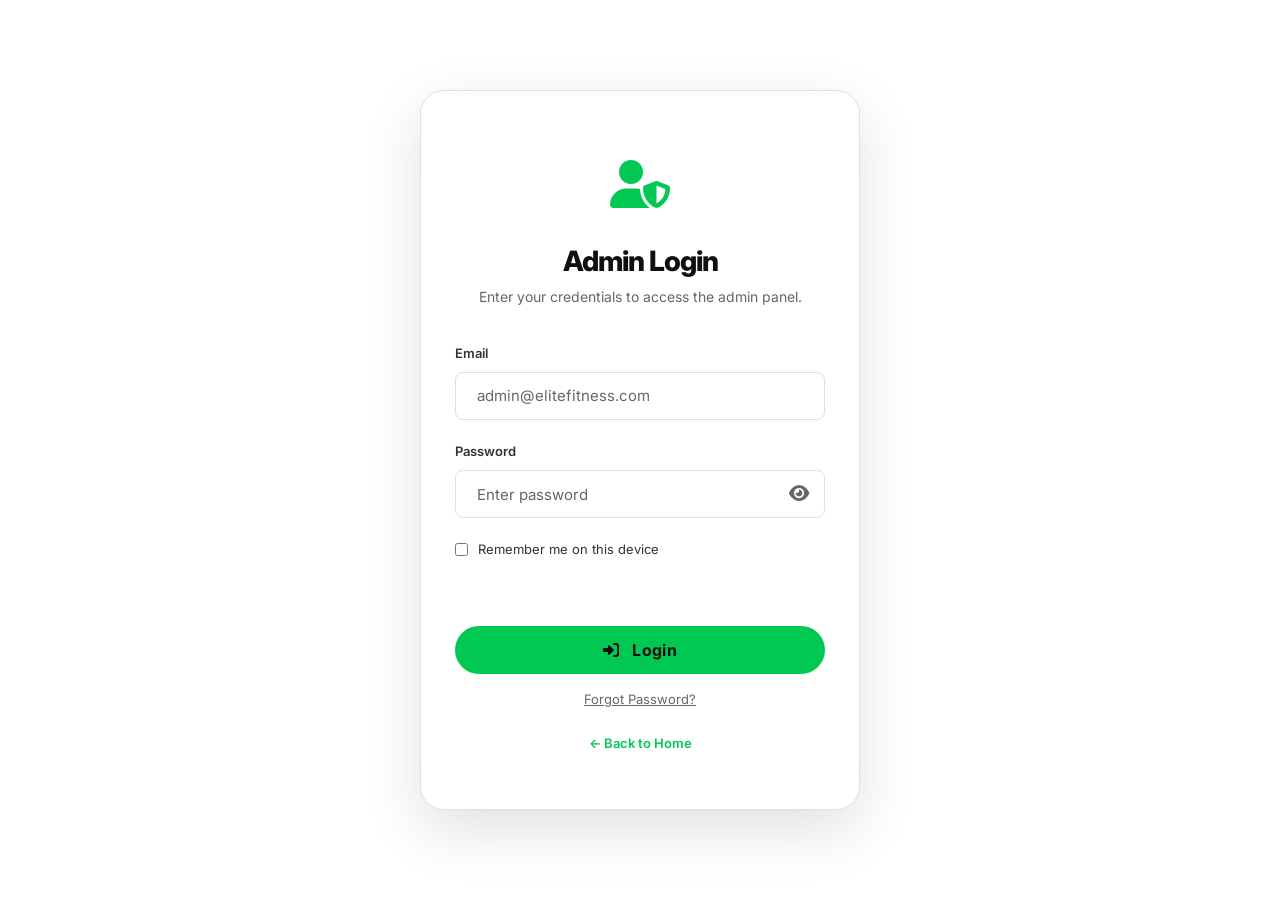
<file: admin.html>
<!DOCTYPE html>
<html lang="en">
<head>
    <meta charset="UTF-8" />
    <meta name="viewport" content="width=device-width, initial-scale=1.0" />
    <title>Elite Fitness – Admin Panel</title>

    <!-- Theme Script -->
    <script>
        (function() {
            var savedTheme = localStorage.getItem('theme') || 'dark';
            document.documentElement.setAttribute('data-theme', savedTheme);
        })();
    </script>

    <!-- Google Fonts -->
    <link rel="preconnect" href="https://fonts.googleapis.com" />
    <link rel="preconnect" href="https://fonts.gstatic.com" crossorigin />
    <link href="https://fonts.googleapis.com/css2?family=Inter:opsz,wght@14..32,400;14..32,500;14..32,600;14..32,700;14..32,800;14..32,900&display=swap" rel="stylesheet" />

    <!-- Font Awesome -->
    <link rel="stylesheet" href="https://cdnjs.cloudflare.com/ajax/libs/font-awesome/6.0.0-beta3/css/all.min.css" />

    <!-- MAIN STYLES -->
    <link rel="stylesheet" href="css/style.css" />

    <!-- ADMIN STYLES -->
    <link rel="stylesheet" href="css/admin.css" />
</head>
<body>

    <!-- ============================================================
    ADMIN LOGIN FORM
    ============================================================ -->
    <section id="adminLoginForm" style="display:flex;">
        <div class="login-container">
            <div class="login-box">
                <span class="login-icon"><i class="fas fa-user-shield"></i></span>
                <h2>Admin Login</h2>
                <p class="login-subtitle">Enter your credentials to access the admin panel.</p>
                <form id="adminLoginFormElement">
                    <div class="form-group">
                        <label>Email</label>
                        <input type="email" id="adminEmail" placeholder="admin@elitefitness.com" required />
                    </div>
                    <div class="form-group">
                        <label>Password</label>
                        <div style="position:relative;">
                            <input type="password" id="adminPassword" placeholder="Enter password" required style="width:100%;padding-right:50px;" />
                            <button type="button" id="togglePassword" style="position:absolute;right:12px;top:50%;transform:translateY(-50%);background:transparent;border:none;color:var(--text-muted);cursor:pointer;font-size:18px;padding:4px;">
                                <i class="fas fa-eye"></i>
                            </button>
                        </div>
                    </div>
                    <div style="display:flex;align-items:center;gap:10px;margin-bottom:16px;">
                        <input type="checkbox" id="rememberMe" />
                        <label for="rememberMe" style="color:var(--text-secondary);font-size:13px;cursor:pointer;">Remember me on this device</label>
                    </div>
                    <div id="adminLoginError" class="login-error"></div>
                    <button type="submit" class="btn-primary"><i class="fas fa-sign-in-alt"></i> Login</button>
                    <div style="text-align:center;margin-top:12px;">
                        <a href="#" id="forgotPasswordLink" style="color:var(--text-muted);font-size:13px;text-decoration:underline;cursor:pointer;">Forgot Password?</a>
                    </div>
                </form>
                <div class="login-footer">
                    <a href="index.html">← Back to Home</a>
                </div>
            </div>
        </div>
    </section>

    <!-- ============================================================
    ADMIN DASHBOARD
    ============================================================ -->
    <section id="adminDashboard" style="display:none;">
        <nav class="navbar" id="navbar">
            <div class="container">
                <a href="index.html" class="nav-logo">ELITE<span>FITNESS</span></a>

                <button class="admin-hamburger" id="adminHamburger" aria-label="Toggle menu">
                    <span></span>
                    <span></span>
                    <span></span>
                </button>

                <ul class="nav-links" id="adminNavLinks">
                    <li><a href="index.html"><i class="fas fa-arrow-left"></i> Back to Home</a></li>
                    <li><a href="#" id="adminLogoutBtn"><i class="fas fa-sign-out-alt"></i> Logout</a></li>
                </ul>
            </div>
        </nav>

        <div class="admin-dashboard">
            <div class="container">

                <h1>👋 Welcome, <span id="adminName">Admin</span></h1>
                <p class="subtitle">Manage members, subscriptions, and track renewals.</p>

                <div class="stats-grid">
                    <div class="stat-card">
                        <div class="stat-number" id="totalMembers">0</div>
                        <div class="stat-label">Total Members</div>
                    </div>
                    <div class="stat-card">
                        <div class="stat-number" id="activeMemberships">0</div>
                        <div class="stat-label">Active Subscriptions</div>
                    </div>
                    <div class="stat-card">
                        <div class="stat-number" id="expiringMemberships">0</div>
                        <div class="stat-label">Expiring in 7 Days</div>
                    </div>
                    <div class="stat-card">
                        <div class="stat-number" id="expiredMemberships">0</div>
                        <div class="stat-label">Expired</div>
                    </div>
                </div>

                <!-- All Members -->
                <div class="admin-card">
                    <h3><i class="fas fa-users"></i> All Members</h3>
                    <div class="table-responsive">
                        <table>
                            <thead>
                                <tr>
                                    <th>Name</th>
                                    <th>Email</th>
                                    <th>Phone</th>
                                    <th>Plan</th>
                                    <th>PT</th>
                                    <th>Expiry</th>
                                    <th>Days Left</th>
                                    <th>Actions</th>
                                </tr>
                            </thead>
                            <tbody id="membersTableBody"></tbody>
                        </table>
                    </div>
                </div>

                <!-- Expiring Soon -->
                <div class="admin-card" style="border-color:var(--accent);">
                    <h3><i class="fas fa-clock" style="color:var(--accent);"></i> Expiring in 7 Days</h3>
                    <div class="table-responsive">
                        <table>
                            <thead>
                                <tr>
                                    <th>Member</th>
                                    <th>Plan</th>
                                    <th>Expiry Date</th>
                                    <th>Days Left</th>
                                    <th>Action</th>
                                </tr>
                            </thead>
                            <tbody id="expiringTableBody"></tbody>
                        </table>
                    </div>
                </div>

                <!-- Expired -->
                <div class="admin-card">
                    <h3><i class="fas fa-times-circle" style="color:#ff4757;"></i> Expired Memberships</h3>
                    <div class="table-responsive">
                        <table>
                            <thead>
                                <tr>
                                    <th>Member</th>
                                    <th>Plan</th>
                                    <th>Expiry Date</th>
                                    <th>Action</th>
                                </tr>
                            </thead>
                            <tbody id="expiredTableBody"></tbody>
                        </table>
                    </div>
                </div>

            </div>
        </div>
    </section>

    <!-- ============================================================
    EDIT MEMBER MODAL
    ============================================================ -->
    <div class="admin-modal-overlay" id="editMemberModal">
        <div class="admin-modal-box">
            <button class="admin-modal-close" onclick="closeEditMemberModal()">&times;</button>
            <h2>Edit Member</h2>
            <form id="editMemberForm">
                <input type="hidden" id="editMemberId" />
                <div class="form-group">
                    <label>Name</label>
                    <input type="text" id="editMemberName" placeholder="Enter full name" required />
                </div>
                <div class="form-group">
                    <label>Phone</label>
                    <input type="tel" id="editMemberPhone" placeholder="Enter phone number" />
                </div>
                <div class="form-group">
                    <label>Address</label>
                    <input type="text" id="editMemberAddress" placeholder="Enter address" />
                </div>
                <div class="modal-actions">
                    <button type="submit" class="btn-primary">Save Changes</button>
                    <button type="button" class="btn-outline" onclick="closeEditMemberModal()">Cancel</button>
                </div>
            </form>
        </div>
    </div>

    <!-- ============================================================
    ASSIGN PLAN MODAL (with price preview)
    ============================================================ -->
    <div class="admin-modal-overlay" id="assignPlanModal">
        <div class="admin-modal-box">
            <button class="admin-modal-close" onclick="closeAssignPlanModal()">&times;</button>
            <h2>Assign Plan</h2>
            <form id="assignPlanForm">
                <input type="hidden" id="assignPlanMemberId" />
                <div class="form-group">
                    <label>Select Plan Type</label>
                    <select id="assignPlanType">
                        <option value="gym">Premium (Gym Only) – ₹4,000 / 3 months</option>
                        <option value="gym_pt">Premium + PT – ₹10,000 / 3 months</option>
                    </select>
                </div>
                <div class="form-group">
                    <label>Duration</label>
                    <select id="assignPlanDuration">
                        <option value="1">1 Month – ₹1,500</option>
                        <option value="3" selected>3 Months – ₹4,000</option>
                        <option value="6">6 Months – ₹7,500</option>
                    </select>
                </div>
                <div class="form-group" style="display:flex; align-items:center; gap:12px; margin-bottom:var(--gr-md);">
                    <input type="checkbox" id="assignPlanStudentDiscount" style="width:20px; height:20px; accent-color:var(--accent); cursor:pointer;" />
                    <label for="assignPlanStudentDiscount" style="font-size:14px; color:var(--text-secondary); cursor:pointer;">Apply Student Discount <span style="color:var(--accent);">(₹200 off per month)</span></label>
                </div>

                <!-- Price preview -->
                <div id="assignPlanPricePreview" style="margin:var(--gr-sm) 0 var(--gr-md);"></div>

                <div class="modal-actions">
                    <button type="submit" class="btn-primary">Assign Plan</button>
                    <button type="button" class="btn-outline" onclick="closeAssignPlanModal()">Cancel</button>
                </div>
            </form>
        </div>
    </div>

    <!-- ============================================================
    CONFIRM MODAL
    ============================================================ -->
    <div class="admin-modal-overlay" id="confirmModal">
        <div class="admin-modal-box" style="max-width:420px;">
            <button class="admin-modal-close" onclick="closeConfirmModal()">&times;</button>
            <h2 id="confirmTitle">Confirm Action</h2>
            <p id="confirmMessage" style="color:var(--text-secondary); font-size:15px; line-height:1.6; margin-bottom:var(--gr-lg);">Are you sure?</p>
            <div class="modal-actions">
                <button class="btn-primary" id="confirmYesBtn">Yes</button>
                <button class="btn-outline" onclick="closeConfirmModal()">Cancel</button>
            </div>
        </div>
    </div>

    <!-- ============================================================
    FORGOT PASSWORD MODAL
    ============================================================ -->
    <div class="admin-modal-overlay" id="forgotPasswordModal">
        <div class="admin-modal-box" style="max-width:420px;">
            <button class="admin-modal-close" onclick="closeForgotPasswordModal()">&times;</button>
            <h2>Forgot Password</h2>
            <p style="color:var(--text-secondary); font-size:14px; margin-bottom:var(--gr-md);">Enter your registered email address. We'll send you a password reset link.</p>
            <form id="forgotPasswordForm">
                <div class="form-group">
                    <label>Email</label>
                    <input type="email" id="forgotPasswordEmail" placeholder="admin@elitefitness.com" required />
                </div>
                <div id="forgotPasswordMessage" style="color:var(--accent);font-size:14px;margin-bottom:var(--gr-sm);"></div>
                <div class="modal-actions">
                    <button type="submit" class="btn-primary">Send Reset Link</button>
                    <button type="button" class="btn-outline" onclick="closeForgotPasswordModal()">Cancel</button>
                </div>
            </form>
        </div>
    </div>

    <!-- ============================================================
    SCRIPTS
    ============================================================ -->
    <script src="js/data-layer.js"></script>
    <script src="js/admin.js"></script>

    <!-- Admin Hamburger Script -->
    <script>
        document.addEventListener('DOMContentLoaded', function() {
            var hamburger = document.getElementById('adminHamburger');
            var navLinks = document.getElementById('adminNavLinks');

            if (hamburger && navLinks) {
                hamburger.addEventListener('click', function(e) {
                    e.stopPropagation();
                    this.classList.toggle('active');
                    navLinks.classList.toggle('open');
                });

                navLinks.querySelectorAll('a').forEach(function(link) {
                    link.addEventListener('click', function() {
                        hamburger.classList.remove('active');
                        navLinks.classList.remove('open');
                    });
                });

                document.addEventListener('click', function(e) {
                    if (navLinks.classList.contains('open')) {
                        if (!navLinks.contains(e.target) && !hamburger.contains(e.target)) {
                            hamburger.classList.remove('active');
                            navLinks.classList.remove('open');
                        }
                    }
                });
            }

            // ----- FORGOT PASSWORD -----
            var forgotLink = document.getElementById('forgotPasswordLink');
            var forgotModal = document.getElementById('forgotPasswordModal');
            var forgotForm = document.getElementById('forgotPasswordForm');
            var forgotMessage = document.getElementById('forgotPasswordMessage');

            if (forgotLink) {
                forgotLink.addEventListener('click', function(e) {
                    e.preventDefault();
                    if (forgotModal) {
                        forgotModal.classList.add('active');
                        document.body.style.overflow = 'hidden';
                    }
                });
            }

            window.closeForgotPasswordModal = function() {
                if (forgotModal) {
                    forgotModal.classList.remove('active');
                    document.body.style.overflow = '';
                }
                if (forgotMessage) forgotMessage.textContent = '';
            };

            if (forgotForm) {
                forgotForm.addEventListener('submit', function(e) {
                    e.preventDefault();
                    var email = document.getElementById('forgotPasswordEmail').value.trim();
                    if (!email) {
                        forgotMessage.textContent = '⚠️ Please enter your email.';
                        forgotMessage.style.color = '#ffa502';
                        return;
                    }
                    if (window.DB) {
                        var admins = window.DB.getAdmins();
                        var exists = admins.some(function(a) { return a.email === email; });
                        if (exists) {
                            forgotMessage.textContent = '✅ Password reset link sent to ' + email + ' (Demo)';
                            forgotMessage.style.color = 'var(--accent)';
                            setTimeout(function() {
                                closeForgotPasswordModal();
                            }, 3000);
                        } else {
                            forgotMessage.textContent = '❌ Email not found in our records.';
                            forgotMessage.style.color = '#ff4757';
                        }
                    } else {
                        if (email === 'lakshyalamba72@gmail.com') {
                            forgotMessage.textContent = '✅ Password reset link sent (Demo)';
                            forgotMessage.style.color = 'var(--accent)';
                            setTimeout(function() {
                                closeForgotPasswordModal();
                            }, 3000);
                        } else {
                            forgotMessage.textContent = '❌ Email not found.';
                            forgotMessage.style.color = '#ff4757';
                        }
                    }
                });
            }

            if (forgotModal) {
                forgotModal.addEventListener('click', function(e) {
                    if (e.target === this) closeForgotPasswordModal();
                });
            }
            document.addEventListener('keydown', function(e) {
                if (e.key === 'Escape') {
                    closeForgotPasswordModal();
                    closeConfirmModal();
                }
            });
        });
    </script>

</body>
</html>
</file>
<file: css/style.css>
/* ============================================================
   ELITE FITNESS – GOLDEN RATIO STYLES
   Based on 1.618:1 ratio & Fibonacci sequence
   Mobile-Fixed Version
   ============================================================ */

/* ============================================================
   ROOT VARIABLES & THEMES
   ============================================================ */
:root {
    /* Dark Theme (default) */
    --bg-body: #0F0F0F;
    --bg-nav: rgba(15, 15, 15, 0.92);
    --bg-section: #121212;
    --bg-card: #1E1E1E;
    --bg-cta: #1E1E1E;

    --text-primary: #FFFFFF;
    --text-secondary: #CCCCCC;
    --text-muted: #AAAAAA;
    --text-dark: #0F0F0F;

    --border-light: #2A2A2A;
    --border-card: #2A2A2A;

    --accent: #00C853;
    --accent-hover: #00E676;
    --accent-dim: rgba(0, 200, 83, 0.15);

    --shadow-sm: 0 1px 3px rgba(0, 0, 0, 0.6);
    --shadow-md: 0 10px 40px rgba(0, 0, 0, 0.8);
    --shadow-lg: 0 20px 60px rgba(0, 0, 0, 0.9);

    --radius: 12px;
    --radius-lg: 24px;

    --transition: 0.3s cubic-bezier(0.4, 0, 0.2, 1);
    --font: 'Inter', -apple-system, BlinkMacSystemFont, 'Segoe UI', Roboto, sans-serif;

    /* Golden Ratio Spacing (Fibonacci: 8, 13, 21, 34, 55, 89) */
    --space-xs: 8px;
    --space-sm: 13px;
    --space-md: 21px;
    --space-lg: 34px;
    --space-xl: 55px;
    --space-xxl: 89px;
}

[data-theme="light"] {
    --bg-body: #FFFFFF;
    --bg-nav: rgba(255, 255, 255, 0.92);
    --bg-section: #F5F7FA;
    --bg-card: #FFFFFF;
    --bg-cta: #F5F7FA;

    --text-primary: #0F0F0F;
    --text-secondary: #333333;
    --text-muted: #666666;
    --text-dark: #0F0F0F;

    --border-light: #E0E0E0;
    --border-card: #E0E0E0;

    --shadow-sm: 0 1px 3px rgba(0, 0, 0, 0.06);
    --shadow-md: 0 10px 40px rgba(0, 0, 0, 0.08);
    --shadow-lg: 0 20px 60px rgba(0, 0, 0, 0.12);
}

/* ============================================================
   RESET & BASE
   ============================================================ */
*,
*::before,
*::after {
    margin: 0;
    padding: 0;
    box-sizing: border-box;
}

html {
    scroll-behavior: smooth;
    -webkit-font-smoothing: antialiased;
    overflow-x: hidden;
    width: 100%;
}

body {
    font-family: var(--font);
    background: var(--bg-body);
    color: var(--text-primary);
    line-height: 1.618;
    transition: background 0.3s ease, color 0.3s ease;
    overflow-x: hidden;
    width: 100%;
    max-width: 100%;
}

img {
    max-width: 100%;
    display: block;
}

a {
    text-decoration: none;
    color: inherit;
}

.container {
    max-width: 1200px;
    margin: 0 auto;
    padding: 0 var(--space-lg);
    width: 100%;
    overflow-x: hidden;
}

/* ============================================================
   TYPOGRAPHY
   ============================================================ */
h1, .h1 {
    font-size: clamp(44px, 6vw, 72px);
    font-weight: 900;
    line-height: 1.1;
    letter-spacing: -1.5px;
}

h2, .h2 {
    font-size: clamp(32px, 4vw, 44px);
    font-weight: 800;
    line-height: 1.2;
    letter-spacing: -1px;
}

h3, .h3 {
    font-size: clamp(22px, 2.5vw, 27px);
    font-weight: 700;
    line-height: 1.3;
}

h4, .h4 {
    font-size: clamp(18px, 1.8vw, 20px);
    font-weight: 600;
    line-height: 1.4;
}

p, .body-text {
    font-size: clamp(16px, 1.2vw, 18px);
    line-height: 1.618;
}

small, .small-text {
    font-size: 14px;
    line-height: 1.618;
}

/* ============================================================
   BUTTONS
   ============================================================ */
.btn-primary {
    display: inline-flex;
    align-items: center;
    gap: var(--space-sm);
    background: var(--accent);
    color: #0F0F0F;
    padding: var(--space-sm) var(--space-lg);
    border-radius: 40px;
    font-weight: 700;
    font-size: 16px;
    border: none;
    cursor: pointer;
    transition: all 0.25s ease;
    font-family: var(--font);
    letter-spacing: 0.3px;
    min-height: 52px;
}

.btn-primary:hover {
    transform: translateY(-2px);
    box-shadow: 0 12px 30px rgba(0, 200, 83, 0.35);
    background: var(--accent-hover);
}

.btn-outline {
    display: inline-flex;
    align-items: center;
    gap: var(--space-sm);
    background: transparent;
    color: var(--text-primary);
    padding: var(--space-sm) var(--space-lg);
    border-radius: 40px;
    font-weight: 600;
    font-size: 16px;
    border: 2px solid var(--border-light);
    cursor: pointer;
    transition: all 0.25s ease;
    font-family: var(--font);
    min-height: 52px;
}

.btn-outline:hover {
    border-color: var(--accent);
    color: var(--accent);
    transform: translateY(-2px);
}

.btn-blue {
    display: inline-flex;
    align-items: center;
    gap: var(--space-sm);
    background: var(--accent);
    color: #0F0F0F;
    padding: var(--space-sm) var(--space-lg);
    border-radius: 40px;
    font-weight: 700;
    font-size: 14px;
    border: none;
    cursor: pointer;
    transition: all 0.25s ease;
    font-family: var(--font);
    min-height: 44px;
}

.btn-blue:hover {
    background: var(--accent-hover);
    transform: translateY(-2px);
}

/* ============================================================
   THEME TOGGLE (floating) – WILL BE OVERRIDDEN BY NAVBAR VERSION
   ============================================================ */
.theme-toggle-wrapper {
    position: fixed;
    top: var(--space-md);
    right: var(--space-lg);
    z-index: 9999;
    display: flex;
    align-items: center;
    gap: var(--space-sm);
}

.theme-toggle {
    background: var(--bg-card);
    border: 1px solid var(--border-light);
    border-radius: 40px;
    padding: var(--space-xs) var(--space-md);
    display: flex;
    align-items: center;
    gap: var(--space-sm);
    cursor: pointer;
    font-size: 14px;
    font-weight: 600;
    color: var(--text-primary);
    box-shadow: var(--shadow-sm);
    transition: background 0.3s ease, border-color 0.3s ease, box-shadow 0.3s ease;
    font-family: var(--font);
    touch-action: manipulation;
    -webkit-tap-highlight-color: transparent;
    user-select: none;
}

.theme-toggle:active {
    transform: scale(0.95);
}

.theme-toggle:hover {
    box-shadow: var(--shadow-md);
    border-color: var(--accent);
}

.theme-toggle .icon-sun {
    color: #FFB300;
}

.theme-toggle .icon-moon {
    color: #94a3b8;
}

[data-theme="dark"] .theme-toggle .icon-sun { display: inline; }
[data-theme="dark"] .theme-toggle .icon-moon { display: none; }
[data-theme="light"] .theme-toggle .icon-sun { display: none; }
[data-theme="light"] .theme-toggle .icon-moon { display: inline; }

.theme-toggle .toggle-label {
    font-size: 13px;
    font-weight: 500;
    color: var(--text-secondary);
    letter-spacing: 0.3px;
}

/* ============================================================
   NAVBAR
   ============================================================ */
.navbar {
    position: fixed;
    top: 0;
    left: 0;
    right: 0;
    z-index: 1000;
    padding: var(--space-md) 0;
    background: var(--bg-nav);
    backdrop-filter: blur(16px);
    -webkit-backdrop-filter: blur(16px);
    border-bottom: 1px solid var(--border-light);
    transition: background 0.3s ease, border-color 0.3s ease;
}

.navbar .container {
    display: flex;
    align-items: center;
    justify-content: space-between;
}

.nav-logo {
    font-size: 22px;
    font-weight: 800;
    letter-spacing: -0.5px;
    color: var(--text-primary);
}

.nav-logo span {
    color: var(--accent);
}

.nav-links {
    display: flex;
    align-items: center;
    gap: var(--space-lg);
    list-style: none;
}

.nav-links a {
    font-size: 14px;
    font-weight: 500;
    color: var(--text-secondary);
    transition: color 0.2s ease;
    position: relative;
}

.nav-links a::after {
    content: '';
    position: absolute;
    bottom: -4px;
    left: 0;
    width: 0;
    height: 2px;
    background: var(--accent);
    transition: width 0.25s ease;
}

.nav-links a:hover {
    color: var(--text-primary);
}

.nav-links a:hover::after {
    width: 100%;
}

.nav-cta {
    background: var(--accent);
    color: #0F0F0F !important;
    padding: var(--space-xs) var(--space-md);
    border-radius: 40px;
    font-weight: 700 !important;
    font-size: 13px !important;
}

.nav-cta::after {
    display: none !important;
}

.nav-cta:hover {
    background: var(--accent-hover) !important;
}

.admin-link i {
    margin-right: 4px;
}

.hamburger {
    display: none;
    flex-direction: column;
    gap: 5px;
    cursor: pointer;
    background: transparent;
    border: none;
    padding: 8px;
    min-height: 48px;
    min-width: 48px;
    justify-content: center;
    touch-action: manipulation;
    -webkit-tap-highlight-color: transparent;
    z-index: 1001;
}

.hamburger span {
    display: block;
    width: 26px;
    height: 2.5px;
    background: var(--text-primary);
    border-radius: 2px;
    transition: all 0.3s ease;
    transform-origin: center;
}

.hamburger.active span:nth-child(1) {
    transform: rotate(45deg) translate(5px, 5px);
}
.hamburger.active span:nth-child(2) {
    opacity: 0;
}
.hamburger.active span:nth-child(3) {
    transform: rotate(-45deg) translate(5px, -5px);
}

/* ============================================================
   HERO
   ============================================================ */
.hero {
    padding: 140px 0 var(--space-xxl);
    background: var(--bg-body);
    position: relative;
    overflow: hidden;
}

.hero::after {
    content: '';
    position: absolute;
    top: -30%;
    right: -10%;
    width: 600px;
    height: 600px;
    background: radial-gradient(circle, rgba(0, 200, 83, 0.06) 0%, transparent 70%);
    border-radius: 50%;
    pointer-events: none;
}

.hero-grid {
    display: grid;
    grid-template-columns: 1fr 1.618fr;
    gap: var(--space-xl);
    align-items: center;
    position: relative;
    z-index: 1;
}

.hero-text h1 {
    font-size: clamp(44px, 6vw, 72px);
    font-weight: 900;
    line-height: 1.05;
    letter-spacing: -1.5px;
    margin-bottom: var(--space-md);
}

.hero-text h1 .highlight {
    color: var(--accent);
}

.hero-text p {
    font-size: clamp(16px, 1.2vw, 18px);
    color: var(--text-secondary);
    max-width: 480px;
    margin-bottom: var(--space-lg);
    line-height: 1.618;
}

.hero-actions {
    display: flex;
    flex-wrap: wrap;
    gap: var(--space-md);
    margin-bottom: var(--space-xl);
}

.hero-stats {
    display: flex;
    gap: var(--space-xl);
    padding-top: var(--space-lg);
    border-top: 1px solid var(--border-light);
}

.hero-stats .stat-number {
    font-size: 28px;
    font-weight: 800;
    letter-spacing: -0.5px;
}

.hero-stats .stat-label {
    font-size: 14px;
    color: var(--text-muted);
    font-weight: 500;
}

.hero-image {
    border-radius: var(--radius-lg);
    overflow: hidden;
    background: var(--bg-card);
    box-shadow: var(--shadow-lg);
    aspect-ratio: 1.618/1;
    border: 1px solid var(--border-light);
}

.hero-image img {
    width: 100%;
    height: 100%;
    object-fit: cover;
}

/* ============================================================
   SECTIONS
   ============================================================ */
.section {
    padding: var(--space-xxl) 0;
    background: var(--bg-section);
    transition: background 0.3s ease;
}

.section-alt {
    background: var(--bg-body);
}

.section-label {
    font-size: 13px;
    font-weight: 700;
    text-transform: uppercase;
    letter-spacing: 1.5px;
    color: var(--accent);
    margin-bottom: var(--space-sm);
    display: block;
}

.section-title {
    font-size: clamp(32px, 4vw, 44px);
    font-weight: 800;
    line-height: 1.2;
    letter-spacing: -1px;
    margin-bottom: var(--space-md);
}

.section-title .highlight {
    color: var(--accent);
}

.section-desc {
    font-size: clamp(16px, 1.2vw, 18px);
    color: var(--text-secondary);
    max-width: 600px;
    line-height: 1.618;
}

/* ============================================================
   GRIDS
   ============================================================ */
.grid-2 {
    display: grid;
    grid-template-columns: 1fr 1.618fr;
    gap: var(--space-xl);
    align-items: center;
}

.grid-3 {
    display: grid;
    grid-template-columns: repeat(3, 1fr);
    gap: var(--space-lg);
}

/* ============================================================
   FEATURES
   ============================================================ */
.feature-grid {
    display: grid;
    grid-template-columns: repeat(4, 1fr);
    gap: var(--space-md);
    margin-top: var(--space-xl);
}

.feature-item {
    text-align: center;
    padding: var(--space-lg) var(--space-md);
    border-radius: var(--radius);
    border: 1px solid var(--border-light);
    background: var(--bg-card);
    transition: all 0.3s ease;
}

.feature-item:hover {
    border-color: var(--accent);
    transform: translateY(-4px);
}

.feature-item i {
    font-size: 28px;
    color: var(--accent);
    margin-bottom: var(--space-sm);
    display: block;
}

.feature-item h4 {
    font-size: 18px;
    font-weight: 700;
}

.feature-item p {
    font-size: 14px;
    color: var(--text-muted);
    margin-top: var(--space-xs);
}

/* ============================================================
   MEMBERSHIP PLANS
   ============================================================ */
.format-card {
    background: var(--bg-card);
    border: 1px solid var(--border-card);
    border-radius: var(--radius);
    padding: var(--space-lg);
    transition: all 0.3s ease;
    position: relative;
}

.format-card:hover {
    transform: translateY(-6px);
    box-shadow: var(--shadow-md);
    border-color: var(--accent);
}

.format-card .popular {
    position: absolute;
    top: -10px;
    right: var(--space-lg);
    background: var(--accent);
    color: #0F0F0F;
    font-size: 11px;
    font-weight: 800;
    text-transform: uppercase;
    letter-spacing: 0.5px;
    padding: var(--space-xs) var(--space-md);
    border-radius: 40px;
}

.format-card h3 {
    font-size: 22px;
    font-weight: 800;
    margin-bottom: var(--space-xs);
}

.format-card .subtitle {
    font-size: 14px;
    color: var(--text-muted);
    margin-bottom: var(--space-sm);
}

.format-card .price {
    font-size: 32px;
    font-weight: 800;
    color: var(--accent);
    margin-bottom: var(--space-xs);
}

.format-card .price span {
    font-size: 16px;
    font-weight: 400;
    color: var(--text-muted);
}

.format-card ul {
    list-style: none;
    margin: var(--space-md) 0 var(--space-lg);
}

.format-card ul li {
    font-size: 14px;
    color: var(--text-secondary);
    padding: var(--space-xs) 0;
    display: flex;
    align-items: center;
    gap: var(--space-sm);
}

.format-card ul li i {
    color: var(--accent);
    font-size: 14px;
    width: 20px;
}

/* ============================================================
   CHECKOUT
   ============================================================ */
.checkout-wrapper {
    display: grid;
    grid-template-columns: 1fr 1.618fr;
    gap: var(--space-xl);
    background: var(--bg-card);
    padding: var(--space-lg);
    border-radius: var(--radius-lg);
    border: 1px solid var(--border-card);
}

.payment-methods {
    display: flex;
    flex-wrap: wrap;
    gap: var(--space-sm);
    margin: var(--space-sm) 0;
}

.payment-methods button {
    background: var(--bg-body);
    border: 1px solid var(--border-light);
    color: var(--text-primary);
    padding: var(--space-xs) var(--space-md);
    border-radius: 40px;
    cursor: pointer;
    transition: all 0.2s ease;
    font-family: var(--font);
}

.payment-methods button.active {
    border-color: var(--accent);
    background: var(--accent-dim);
    color: var(--accent);
}

.summary-line {
    display: flex;
    justify-content: space-between;
    padding: var(--space-sm) 0;
    border-bottom: 1px solid var(--border-light);
}

.summary-line.total {
    font-weight: 700;
    font-size: 1.2rem;
    border-bottom: 2px solid var(--accent);
}

/* ============================================================
   TRAINERS
   ============================================================ */
.trainer-grid {
    display: grid;
    grid-template-columns: repeat(2, 1fr);
    gap: var(--space-lg);
    max-width: 800px;
    margin: 0 auto;
}

.trainer-card {
    background: var(--bg-card);
    border-radius: var(--radius);
    overflow: hidden;
    border: 1px solid var(--border-card);
    transition: all 0.3s ease;
    text-align: center;
}

.trainer-card:hover {
    transform: translateY(-4px);
    border-color: var(--accent);
}

.trainer-card img {
    width: 100%;
    aspect-ratio: 1/1;
    object-fit: cover;
}

.trainer-card .info {
    padding: var(--space-md);
}

.trainer-card h4 {
    font-size: 20px;
    margin-bottom: var(--space-xs);
}

.trainer-card p {
    color: var(--text-secondary);
    font-size: 14px;
}

/* ============================================================
   FACILITIES
   ============================================================ */
.facility-grid {
    display: grid;
    grid-template-columns: repeat(4, 1fr);
    gap: var(--space-md);
}

.facility-item {
    background: var(--bg-card);
    padding: var(--space-md);
    border-radius: var(--radius);
    text-align: center;
    border: 1px solid var(--border-light);
    transition: all 0.3s ease;
}

.facility-item i {
    font-size: 2rem;
    color: var(--accent);
    margin-bottom: var(--space-sm);
    display: block;
}

.facility-item:hover {
    border-color: var(--accent);
    transform: translateY(-4px);
}

/* ============================================================
   GROUP CLASSES
   ============================================================ */
.class-grid {
    display: grid;
    grid-template-columns: repeat(4, 1fr);
    gap: var(--space-md);
}

.class-card {
    background: var(--bg-card);
    padding: var(--space-md);
    border-radius: var(--radius);
    text-align: center;
    border: 1px solid var(--border-light);
    transition: all 0.3s ease;
}

.class-card:hover {
    border-color: var(--accent);
}

.class-card i {
    font-size: 2rem;
    color: var(--accent);
    margin-bottom: var(--space-sm);
    display: block;
}

.class-card .time {
    color: var(--text-muted);
    font-size: 14px;
}

/* ============================================================
   BMI
   ============================================================ */
.bmi-box {
    max-width: 500px;
    margin: 0 auto;
    background: var(--bg-card);
    padding: var(--space-lg);
    border-radius: var(--radius);
    border: 1px solid var(--border-card);
}

.bmi-box input {
    width: 100%;
    padding: var(--space-sm) var(--space-md);
    border-radius: 8px;
    border: 1px solid var(--border-light);
    background: var(--bg-body);
    color: var(--text-primary);
    font-size: 16px;
    margin-bottom: var(--space-md);
    min-height: 48px;
    font-family: var(--font);
}

.bmi-box input:focus {
    outline: 2px solid var(--accent);
    border-color: transparent;
}

.bmi-result .bmi-number {
    font-size: 3rem;
    font-weight: 800;
    color: var(--accent);
}

/* ============================================================
   OFFERS
   ============================================================ */
.offer-banner {
    background: var(--bg-card);
    border: 2px solid var(--accent);
    padding: var(--space-xl) var(--space-lg);
    border-radius: var(--radius-lg);
    text-align: center;
}

.offer-banner .countdown {
    display: flex;
    justify-content: center;
    gap: var(--space-lg);
    font-size: 2.5rem;
    font-weight: 700;
    margin: var(--space-md) 0;
}

.offer-banner .countdown span {
    background: var(--bg-body);
    padding: var(--space-sm) var(--space-md);
    border-radius: 8px;
    min-width: 70px;
}

.offer-banner .countdown .label {
    font-size: 0.7rem;
    color: var(--text-muted);
    display: block;
    font-weight: 400;
}

/* ============================================================
   FAQ
   ============================================================ */
.faq-list {
    max-width: 700px;
    margin: 0 auto;
}

.faq-item {
    background: var(--bg-card);
    border: 1px solid var(--border-card);
    border-radius: 8px;
    margin-bottom: var(--space-sm);
    overflow: hidden;
}

.faq-question {
    padding: var(--space-md) var(--space-md);
    display: flex;
    justify-content: space-between;
    align-items: center;
    cursor: pointer;
    font-weight: 700;
    min-height: 48px;
    gap: var(--space-sm);
    transition: background 0.2s ease;
}

.faq-question:hover {
    background: var(--accent-dim);
}

.faq-question i {
    transition: transform 0.3s ease;
    color: var(--accent);
}

.faq-item.active .faq-question i {
    transform: rotate(180deg);
}

.faq-answer {
    max-height: 0;
    overflow: hidden;
    transition: max-height 0.4s ease, padding 0.4s ease;
    padding: 0 var(--space-md);
    color: var(--text-secondary);
}

.faq-item.active .faq-answer {
    max-height: 300px;
    padding: 0 var(--space-md) var(--space-md);
}

/* ============================================================
   TESTIMONIALS
   ============================================================ */
.testimonial-carousel {
    position: relative;
    overflow: hidden;
    max-width: 700px;
    margin: 0 auto;
}

.testimonial-track {
    display: flex;
    transition: transform 0.5s ease;
    touch-action: pan-y;
}

.testimonial-card {
    flex: 0 0 100%;
    background: var(--bg-card);
    padding: var(--space-lg);
    border-radius: var(--radius);
    border: 1px solid var(--border-card);
    text-align: center;
}

.testimonial-card img {
    width: 80px;
    height: 80px;
    border-radius: 50%;
    object-fit: cover;
    margin: 0 auto var(--space-md);
    border: 3px solid var(--accent);
}

.testimonial-card .stars {
    color: var(--accent);
    letter-spacing: 2px;
    margin-bottom: var(--space-sm);
}

.dots {
    display: flex;
    justify-content: center;
    gap: var(--space-sm);
    margin-top: var(--space-md);
}

.dots span {
    width: 12px;
    height: 12px;
    border-radius: 50%;
    background: var(--border-light);
    cursor: pointer;
    transition: all 0.3s ease;
}

.dots span.active {
    background: var(--accent);
    width: 34px;
    border-radius: 10px;
}

/* ============================================================
   CONTACT
   ============================================================ */
.contact-grid {
    display: grid;
    grid-template-columns: 1fr 1.618fr;
    gap: var(--space-xl);
}

.contact-info p {
    display: flex;
    align-items: center;
    gap: var(--space-sm);
    margin-bottom: var(--space-sm);
    color: var(--text-secondary);
}

.contact-info p i {
    color: var(--accent);
    width: 24px;
}

.contact-actions {
    display: flex;
    flex-wrap: wrap;
    gap: var(--space-sm);
    margin-top: var(--space-md);
}

.contact-map iframe {
    width: 100%;
    height: 300px;
    border-radius: var(--radius);
    border: 1px solid var(--border-light);
}

/* ============================================================
   FOOTER
   ============================================================ */
.footer {
    padding: var(--space-xl) 0 var(--space-lg);
    background: var(--bg-body);
    border-top: 1px solid var(--border-light);
}

.footer-grid {
    display: grid;
    grid-template-columns: 2fr 1fr 1fr 1fr;
    gap: var(--space-xl);
    margin-bottom: var(--space-xl);
}

.footer-brand p {
    font-size: 14px;
    color: var(--text-muted);
    max-width: 300px;
    margin-top: var(--space-xs);
}

.footer h4 {
    font-size: 14px;
    font-weight: 700;
    text-transform: uppercase;
    letter-spacing: 0.5px;
    margin-bottom: var(--space-md);
}

.footer ul {
    list-style: none;
}

.footer ul li {
    margin-bottom: var(--space-xs);
}

.footer ul li a {
    font-size: 14px;
    color: var(--text-muted);
    transition: color 0.2s ease;
}

.footer ul li a:hover {
    color: var(--accent);
}

.footer-social {
    display: flex;
    gap: var(--space-md);
}

.footer-social a {
    color: var(--text-muted);
    font-size: 18px;
    transition: color 0.2s ease;
}

.footer-social a:hover {
    color: var(--accent);
}

.footer-bottom {
    border-top: 1px solid var(--border-light);
    padding-top: var(--space-md);
    display: flex;
    justify-content: space-between;
    align-items: center;
    flex-wrap: wrap;
    gap: var(--space-sm);
    font-size: 13px;
    color: var(--text-muted);
}

/* ============================================================
   FLOATING BUTTONS
   ============================================================ */
.floating {
    position: fixed;
    bottom: var(--space-lg);
    right: var(--space-lg);
    z-index: 999;
    display: flex;
    flex-direction: column;
    gap: var(--space-sm);
    align-items: flex-end;
}

.floating .whatsapp {
    background: #25d366;
    color: #fff;
    width: 60px;
    height: 60px;
    border-radius: 50%;
    display: flex;
    align-items: center;
    justify-content: center;
    font-size: 2.2rem;
    box-shadow: 0 8px 24px rgba(37, 211, 102, 0.4);
    transition: all 0.3s ease;
}

.floating .whatsapp:hover {
    transform: scale(1.08);
}

.floating .back-top {
    background: var(--accent);
    color: #0F0F0F;
    width: 50px;
    height: 50px;
    border-radius: 50%;
    display: none;
    align-items: center;
    justify-content: center;
    font-size: 1.4rem;
    box-shadow: 0 8px 24px rgba(0, 200, 83, 0.4);
    transition: all 0.3s ease;
    border: none;
    cursor: pointer;
}

.floating .back-top.show {
    display: flex;
}

.floating .back-top:hover {
    transform: scale(1.08);
}

/* ============================================================
   MOBILE RESPONSIVE FIXES (existing)
   ============================================================ */
@media (max-width: 768px) {
    /* Prevent horizontal scroll */
    html, body {
        overflow-x: hidden;
        width: 100%;
        max-width: 100%;
    }

    * {
        max-width: 100%;
    }

    .container {
        padding-left: 16px;
        padding-right: 16px;
        overflow-x: hidden;
    }

    /* Theme Toggle (floating) hidden – will be overridden by navbar version */
    .theme-toggle-wrapper {
        display: none;
    }

    /* Navbar Mobile */
    .navbar {
        padding: 10px 0;
    }

    .navbar .container {
        padding: 0 16px;
    }

    .nav-logo {
        font-size: 18px;
    }

    .hamburger {
        display: flex;
    }

    .nav-links {
        display: none;
        flex-direction: column;
        background: var(--bg-nav);
        backdrop-filter: blur(16px);
        position: absolute;
        top: 60px;
        left: 0;
        right: 0;
        padding: 16px 20px;
        gap: 12px;
        border-bottom: 1px solid var(--border-light);
        box-shadow: var(--shadow-md);
        align-items: stretch;
        text-align: center;
        max-height: 80vh;
        overflow-y: auto;
    }

    .nav-links.open {
        display: flex;
    }

    .nav-links a {
        font-size: 15px;
        padding: 10px 0;
        color: var(--text-primary);
    }

    .nav-links a::after {
        display: none;
    }

    .nav-links .admin-link {
        border: 1px solid var(--accent);
        border-radius: 8px;
        padding: 10px 12px;
        margin-top: 4px;
        background: var(--accent-dim);
        color: var(--accent);
    }

    .nav-links .admin-link i {
        font-size: 14px;
        margin-right: 8px;
    }

    .nav-cta {
        font-size: 14px !important;
        padding: 10px 20px !important;
        width: 100%;
        text-align: center;
    }

    /* Hero Mobile */
    .hero {
        padding: 100px 0 40px;
        min-height: auto;
    }

    .hero-grid {
        grid-template-columns: 1fr;
        gap: 24px;
    }

    .hero-text h1 {
        font-size: 28px;
        line-height: 1.1;
    }

    .hero-text p {
        font-size: 15px;
        max-width: 100%;
    }

    .hero-btns {
        flex-direction: column;
        width: 100%;
    }

    .hero-btns .btn-primary,
    .hero-btns .btn-outline {
        width: 100%;
        justify-content: center;
        padding: 14px 20px;
        font-size: 15px;
    }

    .hero-stats {
        grid-template-columns: 1fr 1fr;
        gap: 10px;
        padding-top: 16px;
    }

    .hero-stats .stat-number {
        font-size: 20px;
    }

    .hero-stats .stat-label {
        font-size: 12px;
    }

    .hero-image {
        aspect-ratio: 4/3;
        max-height: 300px;
    }

    .hero-image img {
        height: 100%;
        object-fit: cover;
    }

    /* Sections Mobile */
    .section {
        padding: 40px 0;
    }

    .section-title {
        font-size: 26px;
        line-height: 1.2;
    }

    .section-desc {
        font-size: 15px;
        max-width: 100%;
    }

    .section-sub {
        font-size: 15px;
        max-width: 100%;
    }

    /* Grids Mobile */
    .grid-2 {
        grid-template-columns: 1fr;
        gap: 24px;
    }

    .grid-3 {
        grid-template-columns: 1fr;
        gap: 16px;
    }

    .feature-grid {
        grid-template-columns: 1fr 1fr;
        gap: 12px;
    }

    .facility-grid {
        grid-template-columns: 1fr 1fr;
        gap: 12px;
    }

    .class-grid {
        grid-template-columns: 1fr 1fr;
        gap: 12px;
    }

    .trainer-grid {
        grid-template-columns: 1fr;
        gap: 16px;
        max-width: 100%;
    }

    .footer-grid {
        grid-template-columns: 1fr;
        gap: 24px;
    }

    /* Cards Mobile */
    .format-card {
        padding: 20px;
    }

    .format-card .price {
        font-size: 28px;
    }

    .format-card .btn-primary {
        width: 100%;
        justify-content: center;
    }

    .feature-item {
        padding: 16px 12px;
    }

    .feature-item i {
        font-size: 22px;
    }

    .feature-item h4 {
        font-size: 14px;
    }

    .facility-item {
        padding: 16px 12px;
    }

    .facility-item i {
        font-size: 20px;
    }

    .class-card {
        padding: 16px 12px;
    }

    .class-card i {
        font-size: 20px;
    }

    /* Checkout Mobile */
    .checkout-wrapper {
        grid-template-columns: 1fr;
        gap: 20px;
        padding: 16px;
    }

    .payment-methods {
        gap: 8px;
    }

    .payment-methods button {
        padding: 8px 14px;
        font-size: 13px;
    }

    .summary-line {
        padding: 6px 0;
        font-size: 14px;
    }

    .summary-line.total {
        font-size: 16px;
    }

    .checkout-wrapper .btn-primary {
        width: 100%;
        justify-content: center;
    }

    /* BMI Mobile */
    .bmi-box {
        padding: 20px;
    }

    .bmi-box input {
        padding: 12px 14px;
        font-size: 15px;
        min-height: 44px;
    }

    .bmi-result .bmi-number {
        font-size: 2.5rem;
    }

    /* Offers Mobile */
    .offer-banner {
        padding: 24px 16px;
    }

    .offer-banner .countdown {
        gap: 12px;
        font-size: 1.8rem;
        flex-wrap: wrap;
    }

    .offer-banner .countdown span {
        padding: 6px 12px;
        min-width: 55px;
    }

    .offer-banner .btn-primary {
        font-size: 1rem;
        padding: 10px 24px;
    }

    /* FAQ Mobile */
    .faq-question {
        padding: 14px 16px;
        font-size: 14px;
    }

    .faq-answer {
        padding: 0 16px;
        font-size: 14px;
    }

    .faq-item.active .faq-answer {
        padding: 0 16px 16px;
    }

    /* Contact Mobile */
    .contact-grid {
        grid-template-columns: 1fr;
        gap: 24px;
    }

    .contact-actions {
        flex-direction: column;
        width: 100%;
    }

    .contact-actions .btn-primary,
    .contact-actions .btn-outline {
        width: 100%;
        justify-content: center;
    }

    .contact-map iframe {
        height: 200px;
    }

    /* Testimonials Mobile */
    .testimonial-card {
        padding: 20px;
    }

    .testimonial-card blockquote {
        font-size: 15px;
    }

    .testimonial-card img {
        width: 60px;
        height: 60px;
    }

    /* Floating Buttons Mobile */
    .floating {
        bottom: 12px;
        right: 12px;
        gap: 8px;
    }

    .floating .whatsapp {
        width: 48px;
        height: 48px;
        font-size: 1.8rem;
    }

    .floating .back-top {
        width: 40px;
        height: 40px;
        font-size: 1.2rem;
    }

    /* Footer Mobile */
    .footer-bottom {
        flex-direction: column;
        text-align: center;
    }
}

/* ============================================================
   EXTRA SMALL SCREENS (480px and below)
   ============================================================ */
@media (max-width: 480px) {
    .hero h1 {
        font-size: 26px;
    }

    .hero p {
        font-size: 14px;
    }

    .section-title {
        font-size: 24px;
    }

    .format-card .price {
        font-size: 24px;
    }

    .facility-grid {
        grid-template-columns: 1fr;
    }

    .class-grid {
        grid-template-columns: 1fr;
    }

    .hero-stats {
        gap: 8px;
    }

    .hero-stats .stat-number {
        font-size: 16px;
    }

    .hero-stats .stat-label {
        font-size: 11px;
    }

    .theme-toggle-wrapper {
        top: 8px;
        right: 8px;
    }

    .theme-toggle {
        padding: 4px 10px;
        font-size: 12px;
        min-height: 34px;
        min-width: 34px;
    }

    .theme-toggle .icon-sun,
    .theme-toggle .icon-moon {
        font-size: 15px;
    }

    .nav-logo {
        font-size: 16px;
    }

    .hamburger span {
        width: 20px;
        height: 2px;
    }

    .hero-btns .btn-primary,
    .hero-btns .btn-outline {
        font-size: 14px;
        padding: 12px 16px;
    }
}

/* ============================================================
   NEW: NAVBAR LAYOUT FIX (theme toggle + hamburger)
   ============================================================ */

.navbar .container {
    display: flex;
    align-items: center;
    justify-content: space-between;
    flex-wrap: nowrap;
}

.nav-right {
    display: flex;
    align-items: center;
    gap: 8px;
    flex-shrink: 0;
}

/* Theme toggle inside navbar */
.navbar .theme-toggle {
    background: var(--bg-card);
    border: 1px solid var(--border-light);
    border-radius: 40px;
    padding: 6px 12px;
    display: flex;
    align-items: center;
    gap: 6px;
    cursor: pointer;
    font-size: 13px;
    font-weight: 600;
    color: var(--text-primary);
    box-shadow: var(--shadow-sm);
    transition: background 0.3s ease, border-color 0.3s ease;
    font-family: var(--font);
    touch-action: manipulation;
    -webkit-tap-highlight-color: transparent;
    user-select: none;
    min-height: 40px;
    min-width: 40px;
}

.navbar .theme-toggle:active {
    transform: scale(0.95);
}

.navbar .theme-toggle .toggle-label {
    display: inline;
}

/* Mobile adjustments for navbar theme toggle */
@media (max-width: 768px) {
    .navbar .theme-toggle .toggle-label {
        display: none;
    }
    .navbar .theme-toggle {
        padding: 4px 10px;
        font-size: 14px;
        min-height: 40px;
        min-width: 40px;
    }
}

/* Hamburger touch area (already defined above, but ensure it's here) */
.hamburger {
    display: none;
    flex-direction: column;
    gap: 5px;
    cursor: pointer;
    background: transparent;
    border: none;
    padding: 8px;
    min-height: 48px;
    min-width: 48px;
    justify-content: center;
    touch-action: manipulation;
    -webkit-tap-highlight-color: transparent;
    z-index: 1001;
}

@media (max-width: 768px) {
    .hamburger {
        display: flex;
    }
    .nav-links {
        top: 70px;
        z-index: 999;
    }
}
</file>
<file: css/admin.css>
/* ============================================================
   ELITE FITNESS – ADMIN PANEL STYLES
   Complete with Golden Ratio, Modals, Responsive
   ============================================================ */

/* ============================================================
   ROOT VARIABLES (Golden Ratio + Theme)
   ============================================================ */
:root {
    --gr-xs: 8px;
    --gr-sm: 13px;
    --gr-md: 21px;
    --gr-lg: 34px;
    --gr-xl: 55px;
    --gr-xxl: 89px;
    --gr-ratio: 1.618;
}

/* ============================================================
   LOGIN PAGE
   ============================================================ */
.login-container {
    display: flex;
    align-items: center;
    justify-content: center;
    min-height: 100vh;
    background: var(--bg-body);
    padding: var(--gr-md);
    width: 100%;
}

.login-box {
    background: var(--bg-card);
    padding: var(--gr-xl) var(--gr-lg);
    border-radius: var(--radius-lg);
    border: 1px solid var(--border-light);
    max-width: 440px;
    width: 100%;
    box-shadow: var(--shadow-lg);
    transition: all 0.3s ease;
}

.login-box:hover {
    border-color: var(--accent);
    transform: translateY(-4px);
}

.login-box .login-icon {
    text-align: center;
    font-size: 48px;
    color: var(--accent);
    margin-bottom: var(--gr-md);
    display: block;
}

.login-box h2 {
    font-size: 28px;
    font-weight: 800;
    text-align: center;
    margin-bottom: var(--gr-xs);
    color: var(--text-primary);
}

.login-box .login-subtitle {
    text-align: center;
    color: var(--text-muted);
    font-size: 14px;
    margin-bottom: var(--gr-lg);
}

.login-box .form-group {
    margin-bottom: var(--gr-md);
}

.login-box .form-group label {
    display: block;
    font-size: 13px;
    font-weight: 600;
    color: var(--text-secondary);
    margin-bottom: var(--gr-xs);
}

.login-box .form-group input {
    width: 100%;
    padding: var(--gr-sm) var(--gr-md);
    border-radius: 8px;
    border: 1px solid var(--border-light);
    background: var(--bg-body);
    color: var(--text-primary);
    font-size: 15px;
    min-height: 48px;
    font-family: var(--font);
    transition: border-color 0.3s ease, box-shadow 0.3s ease;
}

.login-box .form-group input:focus {
    outline: none;
    border-color: var(--accent);
    box-shadow: 0 0 0 3px var(--accent-dim);
}

.login-box .form-group input::placeholder {
    color: var(--text-muted);
}

.login-box .btn-primary {
    width: 100%;
    justify-content: center;
    padding: var(--gr-sm);
    font-size: 16px;
    margin-top: var(--gr-sm);
    min-height: 48px;
}

.login-box .login-error {
    color: #ff4757;
    font-size: 13px;
    text-align: center;
    margin-bottom: var(--gr-sm);
    min-height: 24px;
}

.login-box .login-footer {
    text-align: center;
    margin-top: var(--gr-md);
    font-size: 13px;
    color: var(--text-muted);
}

.login-box .login-footer a {
    color: var(--accent);
    font-weight: 600;
    transition: color 0.2s ease;
}

.login-box .login-footer a:hover {
    color: var(--accent-hover);
}

/* ============================================================
   ADMIN DASHBOARD
   ============================================================ */
.admin-dashboard {
    padding-top: 100px;
    padding-bottom: var(--gr-xxl);
    background: var(--bg-body);
    min-height: 100vh;
}

.admin-dashboard h1 {
    font-size: 34px;
    font-weight: 800;
    color: var(--text-primary);
    letter-spacing: -0.5px;
    margin-bottom: var(--gr-xs);
}

.admin-dashboard .subtitle {
    color: var(--text-muted);
    font-size: 16px;
    margin-bottom: var(--gr-xl);
    line-height: 1.6;
}

/* Stats */
.admin-dashboard .stats-grid {
    display: grid;
    grid-template-columns: repeat(4, 1fr);
    gap: var(--gr-md);
    margin-bottom: var(--gr-xl);
}

.admin-dashboard .stat-card {
    background: var(--bg-card);
    padding: var(--gr-md);
    border-radius: var(--radius);
    border: 1px solid var(--border-light);
    text-align: center;
    transition: all 0.3s ease;
}

.admin-dashboard .stat-card:hover {
    border-color: var(--accent);
    transform: translateY(-4px);
}

.admin-dashboard .stat-card .stat-number {
    font-size: 32px;
    font-weight: 900;
    color: var(--accent);
    letter-spacing: -1px;
    line-height: 1.2;
}

.admin-dashboard .stat-card .stat-label {
    font-size: 14px;
    color: var(--text-muted);
    margin-top: var(--gr-xs);
    font-weight: 500;
}

/* Admin Cards */
.admin-card {
    background: var(--bg-card);
    padding: var(--gr-lg);
    border-radius: var(--radius);
    border: 1px solid var(--border-light);
    margin-bottom: var(--gr-xl);
    transition: all 0.3s ease;
}

.admin-card:hover {
    border-color: rgba(0, 200, 83, 0.2);
}

.admin-card h3 {
    font-size: 22px;
    font-weight: 700;
    margin-bottom: var(--gr-md);
    color: var(--text-primary);
}

.admin-card h3 i {
    margin-right: var(--gr-sm);
    color: var(--accent);
}

/* Tables */
.table-responsive {
    overflow-x: auto;
    margin: 0 -4px;
}

.admin-card table {
    width: 100%;
    border-collapse: collapse;
    font-size: 14px;
}

.admin-card th {
    text-align: left;
    padding: var(--gr-sm) var(--gr-md);
    background: var(--bg-body);
    color: var(--text-secondary);
    font-weight: 700;
    border-bottom: 2px solid var(--border-light);
    font-size: 12px;
    text-transform: uppercase;
    letter-spacing: 0.5px;
}

.admin-card td {
    padding: var(--gr-sm) var(--gr-md);
    border-bottom: 1px solid var(--border-light);
    color: var(--text-secondary);
    font-size: 13px;
    vertical-align: middle;
}

.admin-card tr:hover td {
    background: var(--accent-dim);
}

/* Status Badges */
.admin-card .status-badge {
    padding: 4px 14px;
    border-radius: 40px;
    font-size: 12px;
    font-weight: 700;
    display: inline-block;
    letter-spacing: 0.3px;
}

.admin-card .status-badge.active {
    background: rgba(0, 200, 83, 0.15);
    color: var(--accent);
}

.admin-card .status-badge.expired {
    background: rgba(255, 71, 87, 0.15);
    color: #ff4757;
}

/* Admin Actions */
.admin-actions {
    display: flex;
    flex-wrap: wrap;
    gap: var(--gr-xs);
}

.admin-actions .btn-primary {
    padding: 4px 14px;
    font-size: 11px;
    min-height: 30px;
    border-radius: 6px;
}

.admin-actions .btn-outline {
    padding: 4px 14px;
    font-size: 11px;
    min-height: 30px;
    border-radius: 6px;
    border-width: 1.5px;
}

/* ============================================================
   ADMIN MODALS (Edit Member + Assign Plan + Confirm)
   ============================================================ */
.admin-modal-overlay {
    position: fixed;
    top: 0;
    left: 0;
    right: 0;
    bottom: 0;
    background: rgba(0, 0, 0, 0.7);
    backdrop-filter: blur(4px);
    z-index: 9999;
    display: flex;
    align-items: center;
    justify-content: center;
    padding: var(--gr-md);
    opacity: 0;
    visibility: hidden;
    transition: opacity 0.3s ease, visibility 0.3s ease;
}

.admin-modal-overlay.active {
    opacity: 1;
    visibility: visible;
}

.admin-modal-box {
    background: var(--bg-card);
    border-radius: var(--radius-lg);
    padding: var(--gr-xl) var(--gr-lg);
    max-width: 500px;
    width: 100%;
    max-height: 80vh;
    overflow-y: auto;
    border: 1px solid var(--border-light);
    box-shadow: var(--shadow-lg);
    position: relative;
    transform: translateY(20px) scale(0.95);
    transition: transform 0.35s cubic-bezier(0.4, 0, 0.2, 1), opacity 0.35s ease;
    opacity: 0;
}

.admin-modal-overlay.active .admin-modal-box {
    transform: translateY(0) scale(1);
    opacity: 1;
}

.admin-modal-box h2 {
    font-size: 24px;
    font-weight: 800;
    margin-bottom: var(--gr-md);
    color: var(--text-primary);
}

.admin-modal-box .form-group {
    margin-bottom: var(--gr-md);
}

.admin-modal-box .form-group label {
    display: block;
    font-size: 14px;
    font-weight: 600;
    color: var(--text-secondary);
    margin-bottom: var(--gr-xs);
}

.admin-modal-box .form-group input,
.admin-modal-box .form-group select {
    width: 100%;
    padding: var(--gr-sm) var(--gr-md);
    border-radius: 8px;
    border: 1px solid var(--border-light);
    background: var(--bg-body);
    color: var(--text-primary);
    font-size: 15px;
    font-family: var(--font);
    min-height: 44px;
}

.admin-modal-box .form-group input:focus,
.admin-modal-box .form-group select:focus {
    outline: 2px solid var(--accent);
    border-color: transparent;
}

.admin-modal-box .form-group select {
    appearance: none;
    -webkit-appearance: none;
    background-image: url("data:image/svg+xml,%3Csvg xmlns='http://www.w3.org/2000/svg' width='12' height='8' viewBox='0 0 12 8'%3E%3Cpath d='M1 1l5 5 5-5' stroke='%23AAAAAA' stroke-width='1.5' fill='none' stroke-linecap='round'/%3E%3C/svg%3E");
    background-repeat: no-repeat;
    background-position: right 16px center;
    padding-right: 40px;
    cursor: pointer;
}

.admin-modal-box .form-group select option {
    background: var(--bg-card);
    color: var(--text-primary);
}

.admin-modal-box .form-group input[type="checkbox"] {
    width: 20px;
    height: 20px;
    accent-color: var(--accent);
    cursor: pointer;
}

.admin-modal-box .modal-actions {
    display: flex;
    gap: var(--gr-sm);
    margin-top: var(--gr-md);
}

.admin-modal-box .modal-actions button {
    flex: 1;
    justify-content: center;
    min-height: 44px;
}

.admin-modal-close {
    position: absolute;
    top: var(--gr-md);
    right: var(--gr-md);
    background: transparent;
    border: none;
    color: var(--text-muted);
    font-size: 28px;
    cursor: pointer;
    line-height: 1;
    transition: color 0.2s ease;
}

.admin-modal-close:hover {
    color: var(--text-primary);
}

/* Confirm Modal specific */
#confirmModal .admin-modal-box {
    max-width: 420px;
}
#confirmMessage {
    color: var(--text-secondary);
    font-size: 15px;
    line-height: 1.6;
    margin-bottom: var(--gr-lg);
}

/* ============================================================
   ADMIN HAMBURGER (mobile)
   ============================================================ */
.admin-hamburger {
    display: none;
    flex-direction: column;
    gap: 5px;
    cursor: pointer;
    background: transparent;
    border: none;
    padding: 8px;
    min-height: 48px;
    min-width: 48px;
    justify-content: center;
    z-index: 1001;
    touch-action: manipulation;
    -webkit-tap-highlight-color: transparent;
}

.admin-hamburger span {
    display: block;
    width: 26px;
    height: 2.5px;
    background: var(--text-primary);
    border-radius: 2px;
    transition: all 0.3s ease;
    transform-origin: center;
}

.admin-hamburger.active span:nth-child(1) {
    transform: rotate(45deg) translate(5px, 5px);
}
.admin-hamburger.active span:nth-child(2) {
    opacity: 0;
}
.admin-hamburger.active span:nth-child(3) {
    transform: rotate(-45deg) translate(5px, -5px);
}

/* ============================================================
   RESPONSIVE
   ============================================================ */
@media (max-width: 1024px) {
    .admin-dashboard .stats-grid {
        grid-template-columns: 1fr 1fr;
        gap: var(--gr-sm);
    }
    .admin-card {
        padding: var(--gr-md);
    }
}

@media (max-width: 768px) {
    .admin-dashboard {
        padding-top: 80px;
    }
    .admin-dashboard .stats-grid {
        grid-template-columns: 1fr 1fr;
        gap: var(--gr-sm);
    }
    .admin-dashboard .stat-card .stat-number {
        font-size: 26px;
    }
    .admin-dashboard h1 {
        font-size: 28px;
    }
    .admin-card {
        padding: var(--gr-sm);
    }
    .admin-card table {
        font-size: 12px;
    }
    .admin-card th,
    .admin-card td {
        padding: var(--gr-xs) var(--gr-sm);
    }
    .admin-actions {
        flex-direction: column;
        gap: var(--gr-xs);
    }
    .admin-actions .btn-primary,
    .admin-actions .btn-outline {
        width: 100%;
        justify-content: center;
    }
    .login-box {
        padding: var(--gr-lg) var(--gr-md);
    }
    .login-box h2 {
        font-size: 24px;
    }
    .login-box .login-icon {
        font-size: 36px;
    }
    .admin-modal-box {
        padding: var(--gr-lg) var(--gr-md);
    }
    .admin-modal-box h2 {
        font-size: 22px;
    }
    .admin-modal-box .modal-actions {
        flex-direction: column;
    }
    .admin-modal-box .modal-actions button {
        width: 100%;
    }

    /* Admin Hamburger */
    .admin-hamburger {
        display: flex;
    }

    #adminNavLinks {
        display: none;
        flex-direction: column;
        background: var(--bg-nav);
        backdrop-filter: blur(16px);
        position: absolute;
        top: 72px;
        left: 0;
        right: 0;
        padding: var(--gr-md) var(--gr-lg);
        gap: var(--gr-sm);
        border-bottom: 1px solid var(--border-light);
        box-shadow: var(--shadow-md);
        z-index: 999;
        align-items: stretch;
        text-align: center;
    }

    #adminNavLinks.open {
        display: flex;
    }

    #adminNavLinks li {
        list-style: none;
    }

    #adminNavLinks a {
        display: block;
        padding: var(--gr-sm) var(--gr-md);
        font-size: 16px;
        font-weight: 600;
        color: var(--text-primary);
        border-radius: var(--radius);
        transition: background 0.2s ease;
    }

    #adminNavLinks a:hover {
        background: var(--accent-dim);
    }

    #adminNavLinks #adminLogoutBtn {
        color: #ff4757;
    }
    #adminNavLinks #adminLogoutBtn:hover {
        background: rgba(255, 71, 87, 0.1);
    }
}

@media (max-width: 480px) {
    .admin-dashboard .stats-grid {
        grid-template-columns: 1fr;
    }
    .admin-dashboard h1 {
        font-size: 24px;
    }
    .login-box {
        padding: var(--gr-md) var(--gr-sm);
    }
    .login-box h2 {
        font-size: 20px;
    }
    .login-box .login-icon {
        font-size: 28px;
    }
    .admin-card {
        padding: var(--gr-xs);
    }
    .admin-card table {
        font-size: 11px;
    }
    .admin-card th,
    .admin-card td {
        padding: var(--gr-xs) var(--gr-sm);
    }
    .admin-modal-box {
        padding: var(--gr-md) var(--gr-sm);
    }
    .admin-modal-box h2 {
        font-size: 20px;
    }
}
</file>
